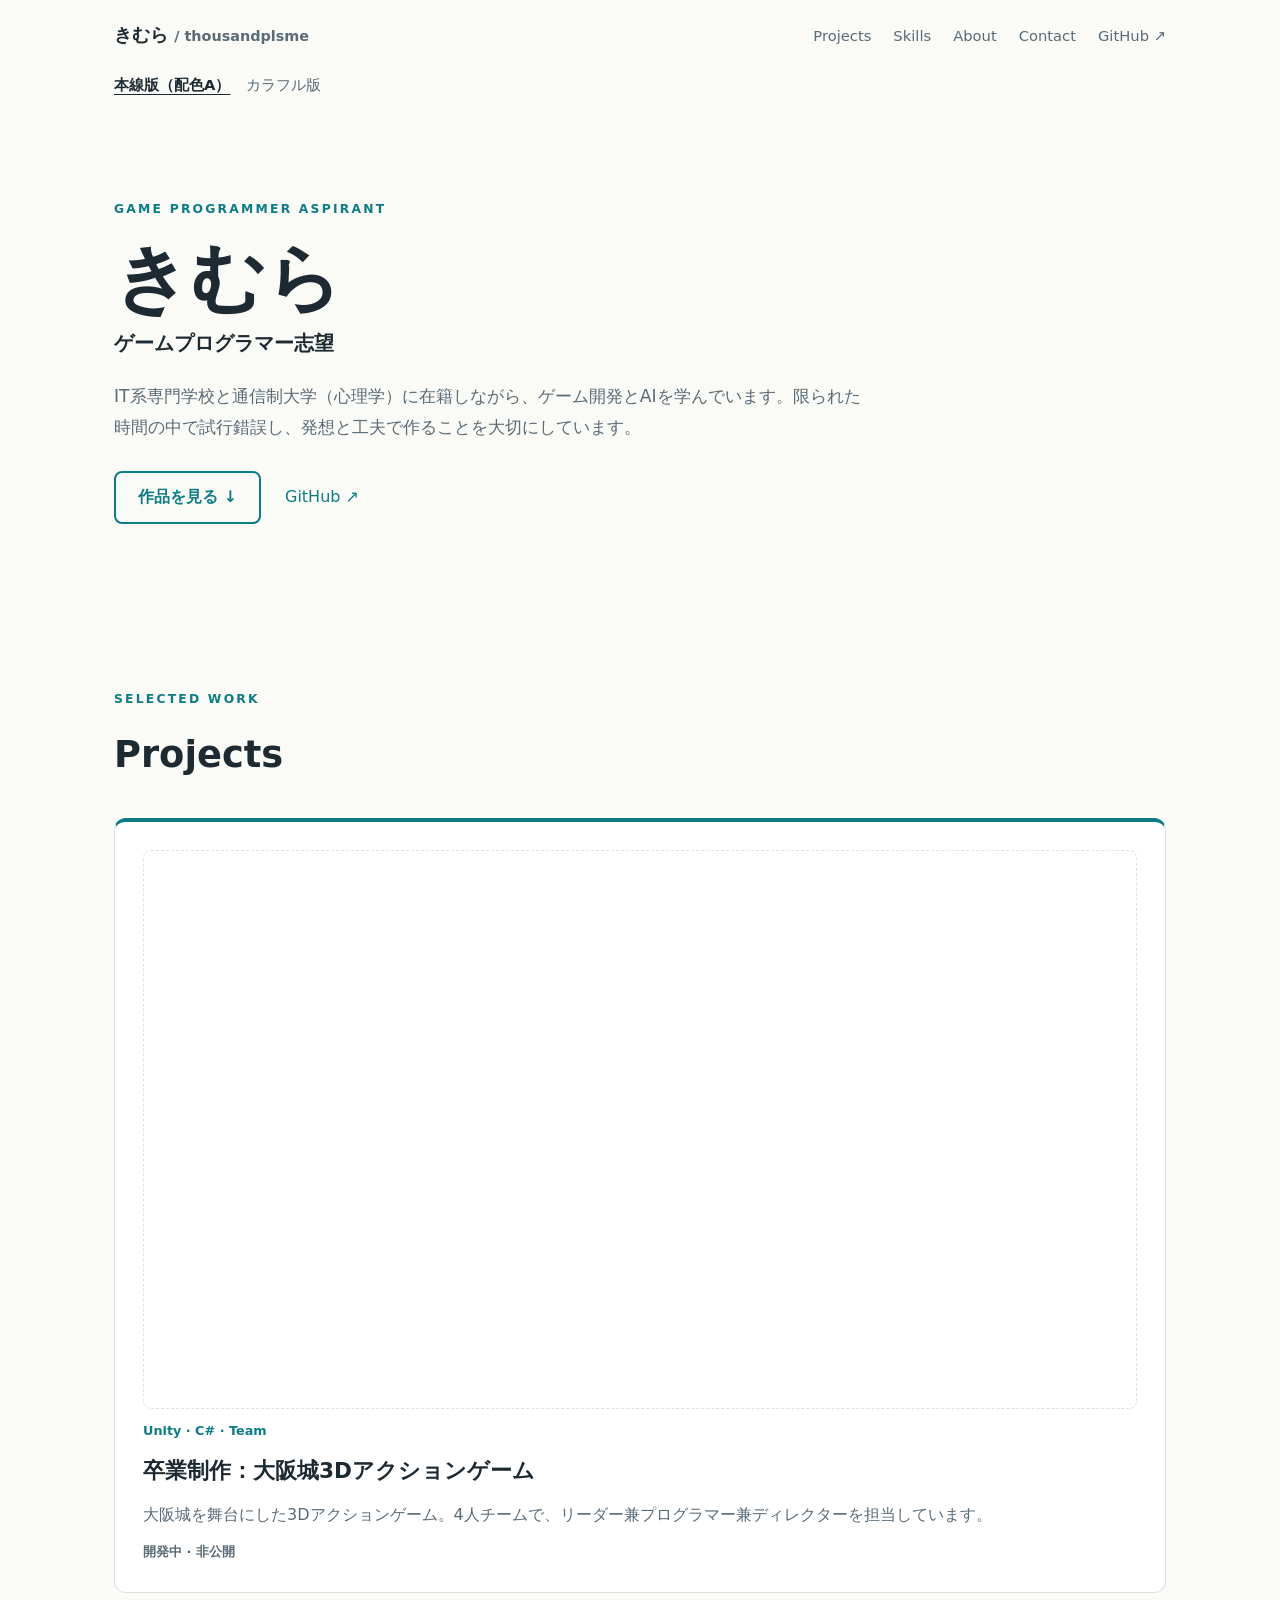
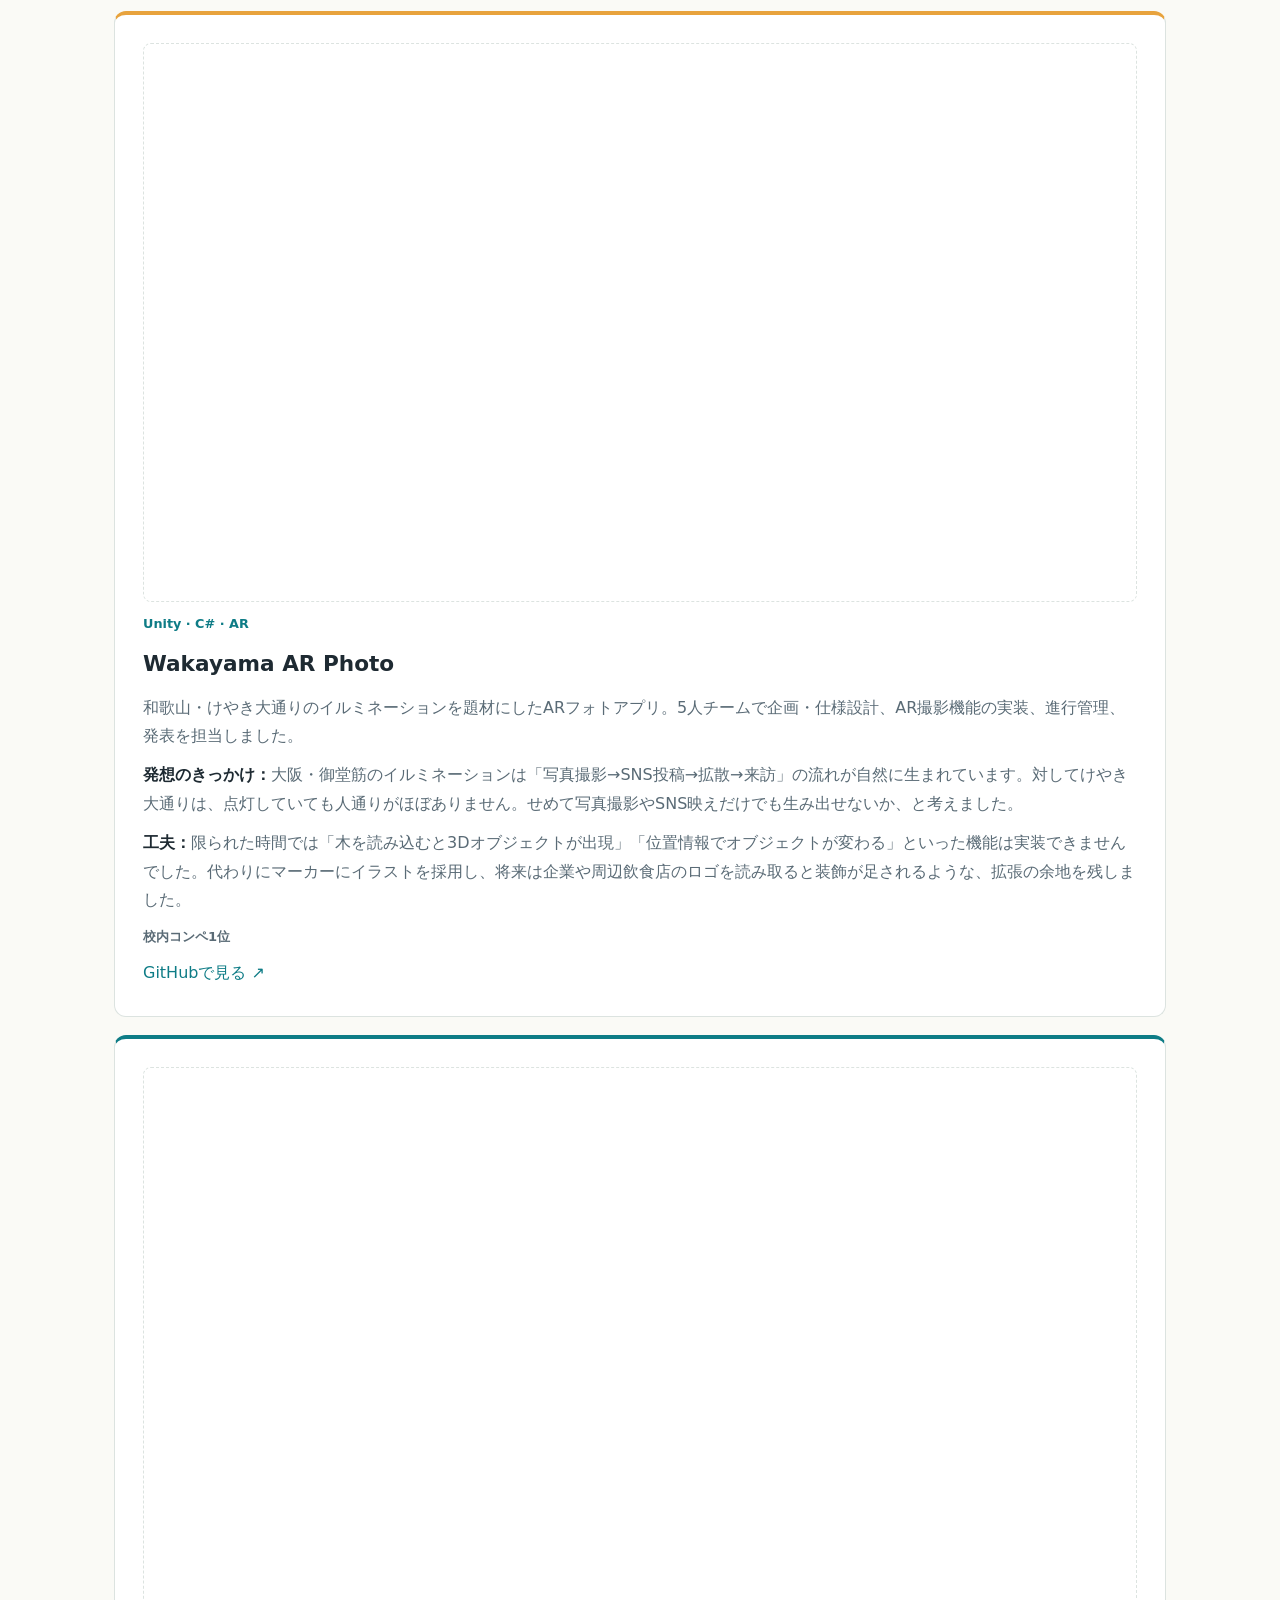
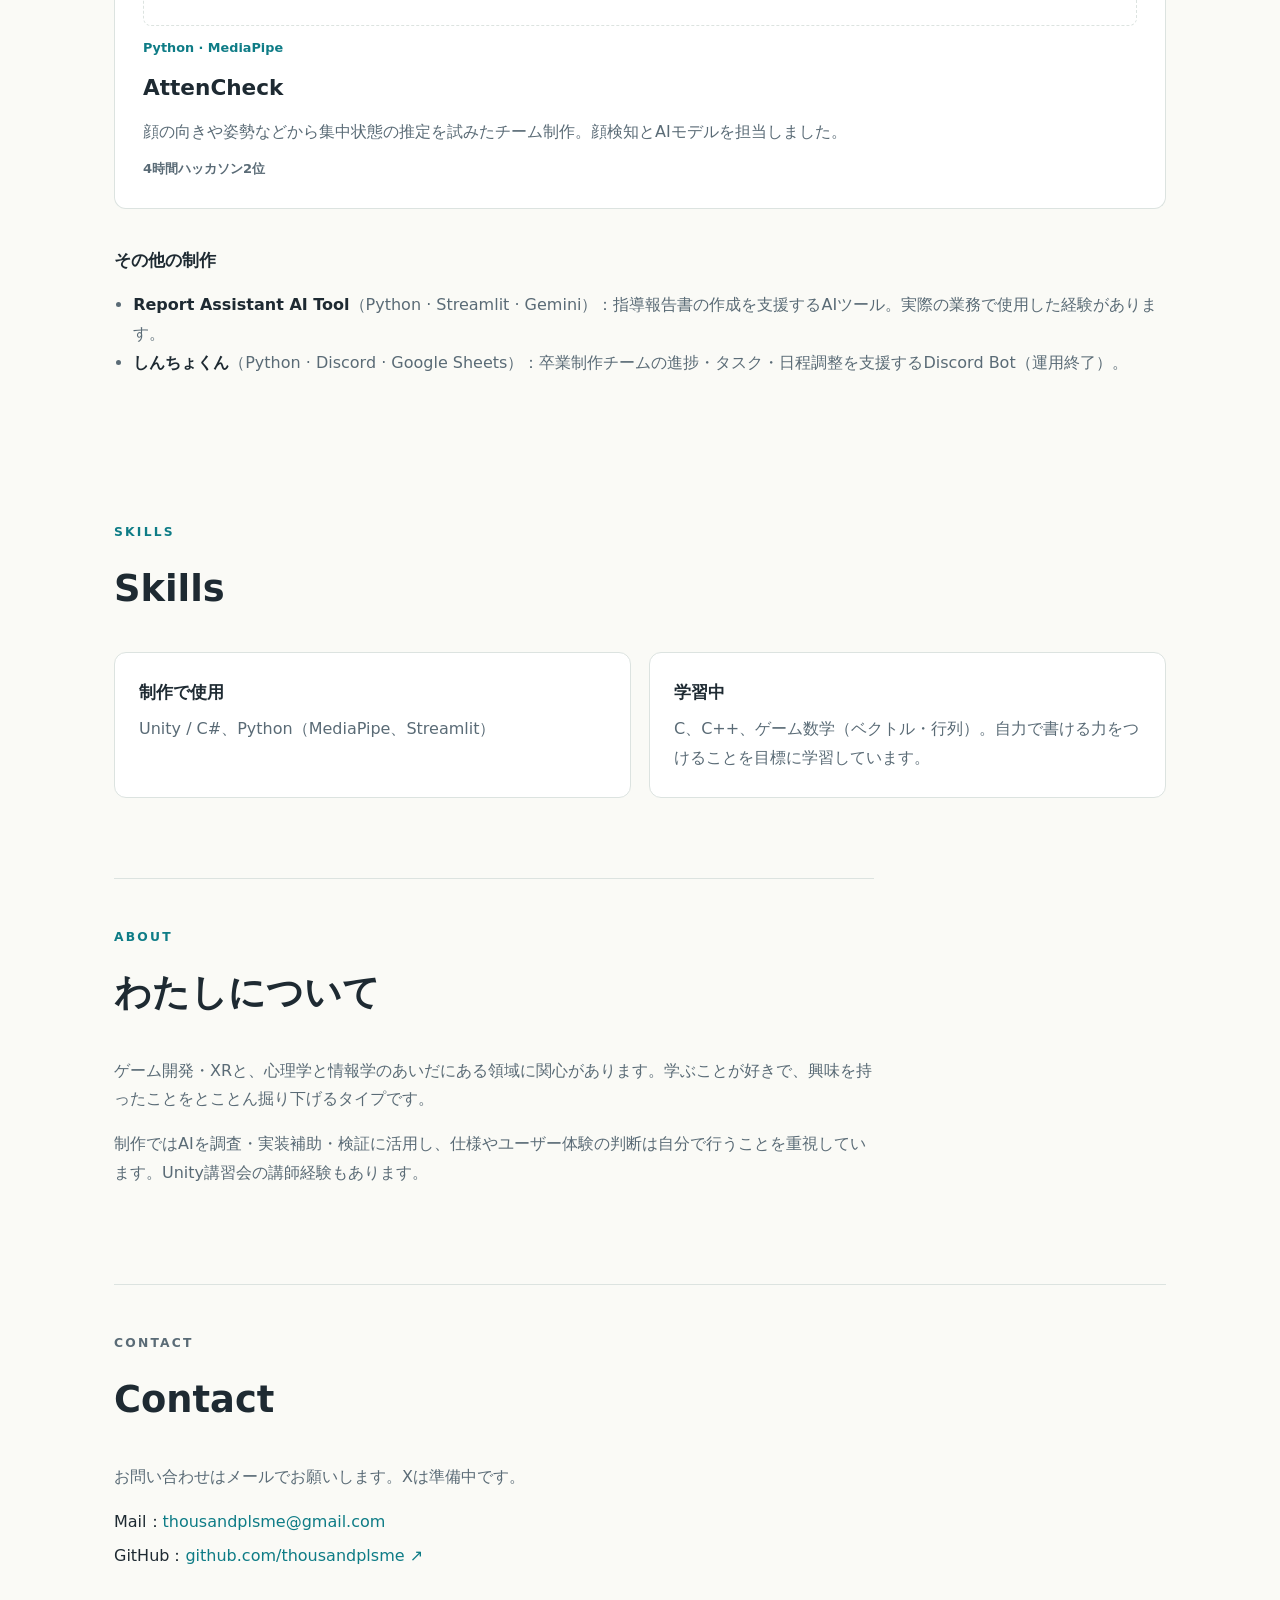
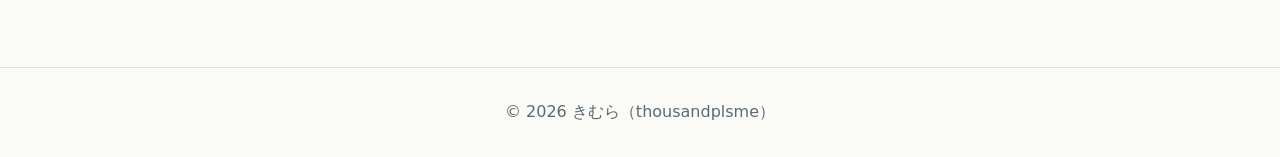
<file: index.html>
<!doctype html>
<html lang="ja">
<head>
  <meta charset="utf-8">
  <meta name="viewport" content="width=device-width, initial-scale=1">
  <meta name="description" content="きむら（thousandplsme）のポートフォリオ。ゲームプログラマー志望の学生による、ゲーム開発・AR・AIの制作記録。">
  <meta property="og:title" content="きむら | ゲームプログラマー志望">
  <meta property="og:description" content="限られた時間の中で試行錯誤し、発想と工夫で作る。ゲーム開発・AR・AIの制作記録。">
  <meta property="og:type" content="website">
  <meta property="og:url" content="https://thousandplsme.github.io/">
  <!-- Future OGP image: <meta property="og:image" content="https://thousandplsme.github.io/assets/ogp.png"> -->
  <meta property="og:locale" content="ja_JP">
  <link rel="canonical" href="https://thousandplsme.github.io/">
  <title>きむら | ゲームプログラマー志望</title>
  <link rel="stylesheet" href="style.css">
</head>
<body>
  <header class="site-header">
    <!-- Future logo: add an approved logo inside the brand link. -->
    <a class="brand" href="#top">きむら <span class="brand-id">/ thousandplsme</span></a>
    <nav aria-label="メインナビゲーション">
      <a href="#projects">Projects</a>
      <a href="#skills">Skills</a>
      <a href="#about">About</a>
      <a href="#contact">Contact</a>
      <a href="https://github.com/thousandplsme">GitHub ↗</a>
    </nav>
  </header>


  <nav class="palette-switch" aria-label="配色を比較">
    <a href="index.html" aria-current="page">本線版（配色A）</a>
    <a href="colorful.html">カラフル版</a>
  </nav>

  <main id="top">
    <section class="hero">
      <p class="eyebrow">GAME PROGRAMMER ASPIRANT</p>
      <h1>きむら</h1>
      <p class="hero-role">ゲームプログラマー志望</p>
      <p class="hero-lead">IT系専門学校と通信制大学（心理学）に在籍しながら、ゲーム開発とAIを学んでいます。限られた時間の中で試行錯誤し、発想と工夫で作ることを大切にしています。</p>
      <p class="hero-links">
        <a class="primary-link" href="#projects">作品を見る ↓</a>
        <a class="text-link" href="https://github.com/thousandplsme">GitHub ↗</a>
      </p>
    </section>

    <section id="projects" class="section">
      <div class="section-heading">
        <p class="eyebrow">SELECTED WORK</p>
        <h2>Projects</h2>
      </div>

      <div class="projects">
        <article class="project">
          <!-- Future project image: replace this empty space with the approved image. -->
          <div class="project-image-slot" aria-hidden="true"></div>
          <span class="category">Unity · C# · Team</span>
          <h3>卒業制作：大阪城3Dアクションゲーム</h3>
          <p>大阪城を舞台にした3Dアクションゲーム。4人チームで、リーダー兼プログラマー兼ディレクターを担当しています。</p>
          <span class="state">開発中 · 非公開</span>
        </article>

        <article class="project">
          <!-- Future project image: replace this empty space with the approved image. -->
          <div class="project-image-slot" aria-hidden="true"></div>
          <span class="category">Unity · C# · AR</span>
          <h3>Wakayama AR Photo</h3>
          <p>和歌山・けやき大通りのイルミネーションを題材にしたARフォトアプリ。5人チームで企画・仕様設計、AR撮影機能の実装、進行管理、発表を担当しました。</p>
          <p><strong>発想のきっかけ：</strong>大阪・御堂筋のイルミネーションは「写真撮影→SNS投稿→拡散→来訪」の流れが自然に生まれています。対してけやき大通りは、点灯していても人通りがほぼありません。せめて写真撮影やSNS映えだけでも生み出せないか、と考えました。</p>
          <p><strong>工夫：</strong>限られた時間では「木を読み込むと3Dオブジェクトが出現」「位置情報でオブジェクトが変わる」といった機能は実装できませんでした。代わりにマーカーにイラストを採用し、将来は企業や周辺飲食店のロゴを読み取ると装飾が足されるような、拡張の余地を残しました。</p>
          <span class="state">校内コンペ1位</span>
          <a href="https://github.com/thousandplsme/AR_illumination">GitHubで見る ↗</a>
        </article>

        <article class="project">
          <!-- Future project image: replace this empty space with the approved image. -->
          <div class="project-image-slot" aria-hidden="true"></div>
          <span class="category">Python · MediaPipe</span>
          <h3>AttenCheck</h3>
          <p>顔の向きや姿勢などから集中状態の推定を試みたチーム制作。顔検知とAIモデルを担当しました。</p>
          <span class="state">4時間ハッカソン2位</span>
        </article>
      </div>

      <div class="projects-sub">
        <h3 class="sub-heading">その他の制作</h3>
        <ul>
          <li><strong>Report Assistant AI Tool</strong>（Python · Streamlit · Gemini）：指導報告書の作成を支援するAIツール。実際の業務で使用した経験があります。</li>
          <li><strong>しんちょくん</strong>（Python · Discord · Google Sheets）：卒業制作チームの進捗・タスク・日程調整を支援するDiscord Bot（運用終了）。</li>
        </ul>
      </div>
    </section>

    <section id="skills" class="section">
      <div class="section-heading">
        <p class="eyebrow">SKILLS</p>
        <h2>Skills</h2>
      </div>
      <div class="skills">
        <div class="skill-group">
          <h3>制作で使用</h3>
          <p>Unity / C#、Python（MediaPipe、Streamlit）</p>
        </div>
        <div class="skill-group">
          <h3>学習中</h3>
          <p>C、C++、ゲーム数学（ベクトル・行列）。自力で書ける力をつけることを目標に学習しています。</p>
        </div>
      </div>
    </section>

    <section id="about" class="section about">
      <p class="eyebrow">ABOUT</p>
      <h2>わたしについて</h2>
      <p>ゲーム開発・XRと、心理学と情報学のあいだにある領域に関心があります。学ぶことが好きで、興味を持ったことをとことん掘り下げるタイプです。</p>
      <p>制作ではAIを調査・実装補助・検証に活用し、仕様やユーザー体験の判断は自分で行うことを重視しています。Unity講習会の講師経験もあります。</p>
    </section>

    <section id="contact" class="section contact">
      <p class="eyebrow">CONTACT</p>
      <h2>Contact</h2>
      <p>お問い合わせはメールでお願いします。Xは準備中です。</p>
      <ul class="contact-list">
        <li>Mail：<a href="mailto:thousandplsme@gmail.com">thousandplsme@gmail.com</a></li>
        <li>GitHub：<a href="https://github.com/thousandplsme">github.com/thousandplsme ↗</a></li>
      </ul>
    </section>
  </main>

  <footer>© 2026 きむら（thousandplsme）</footer>
</body>
</html>
</file>
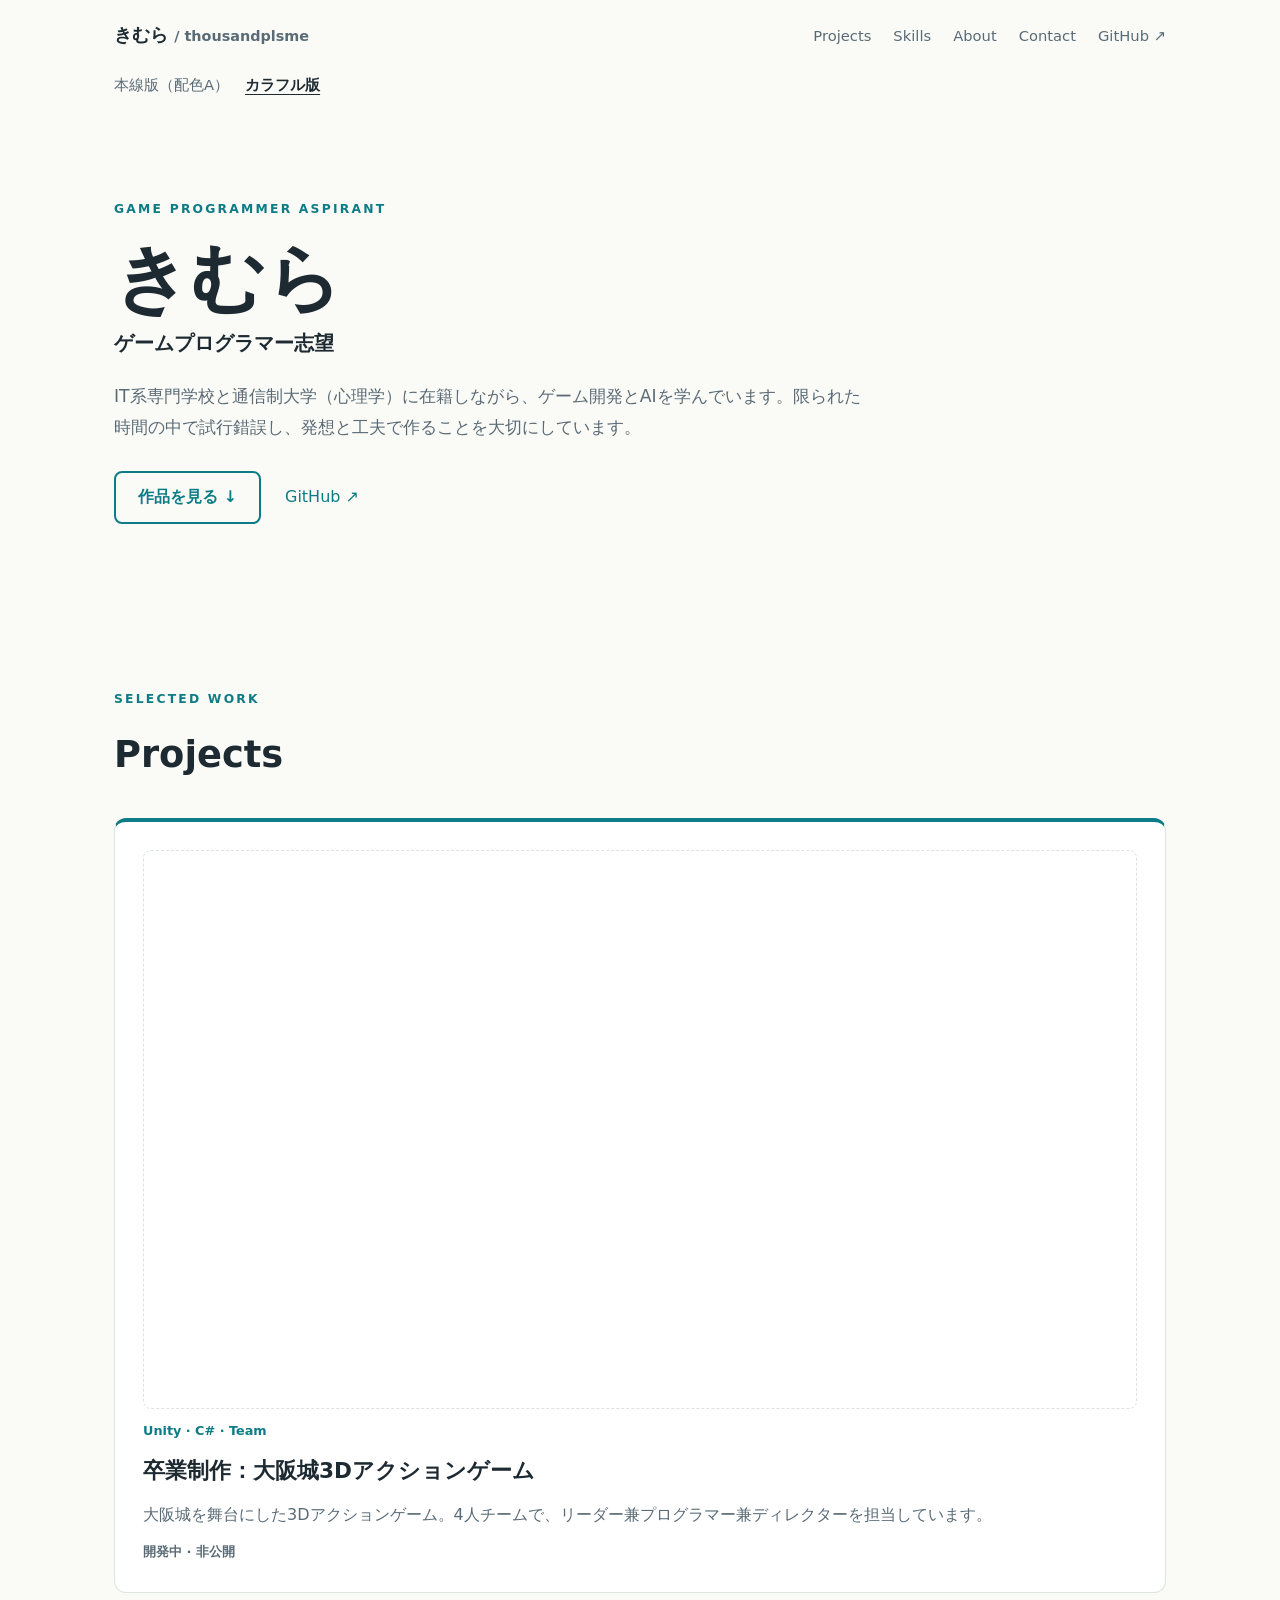
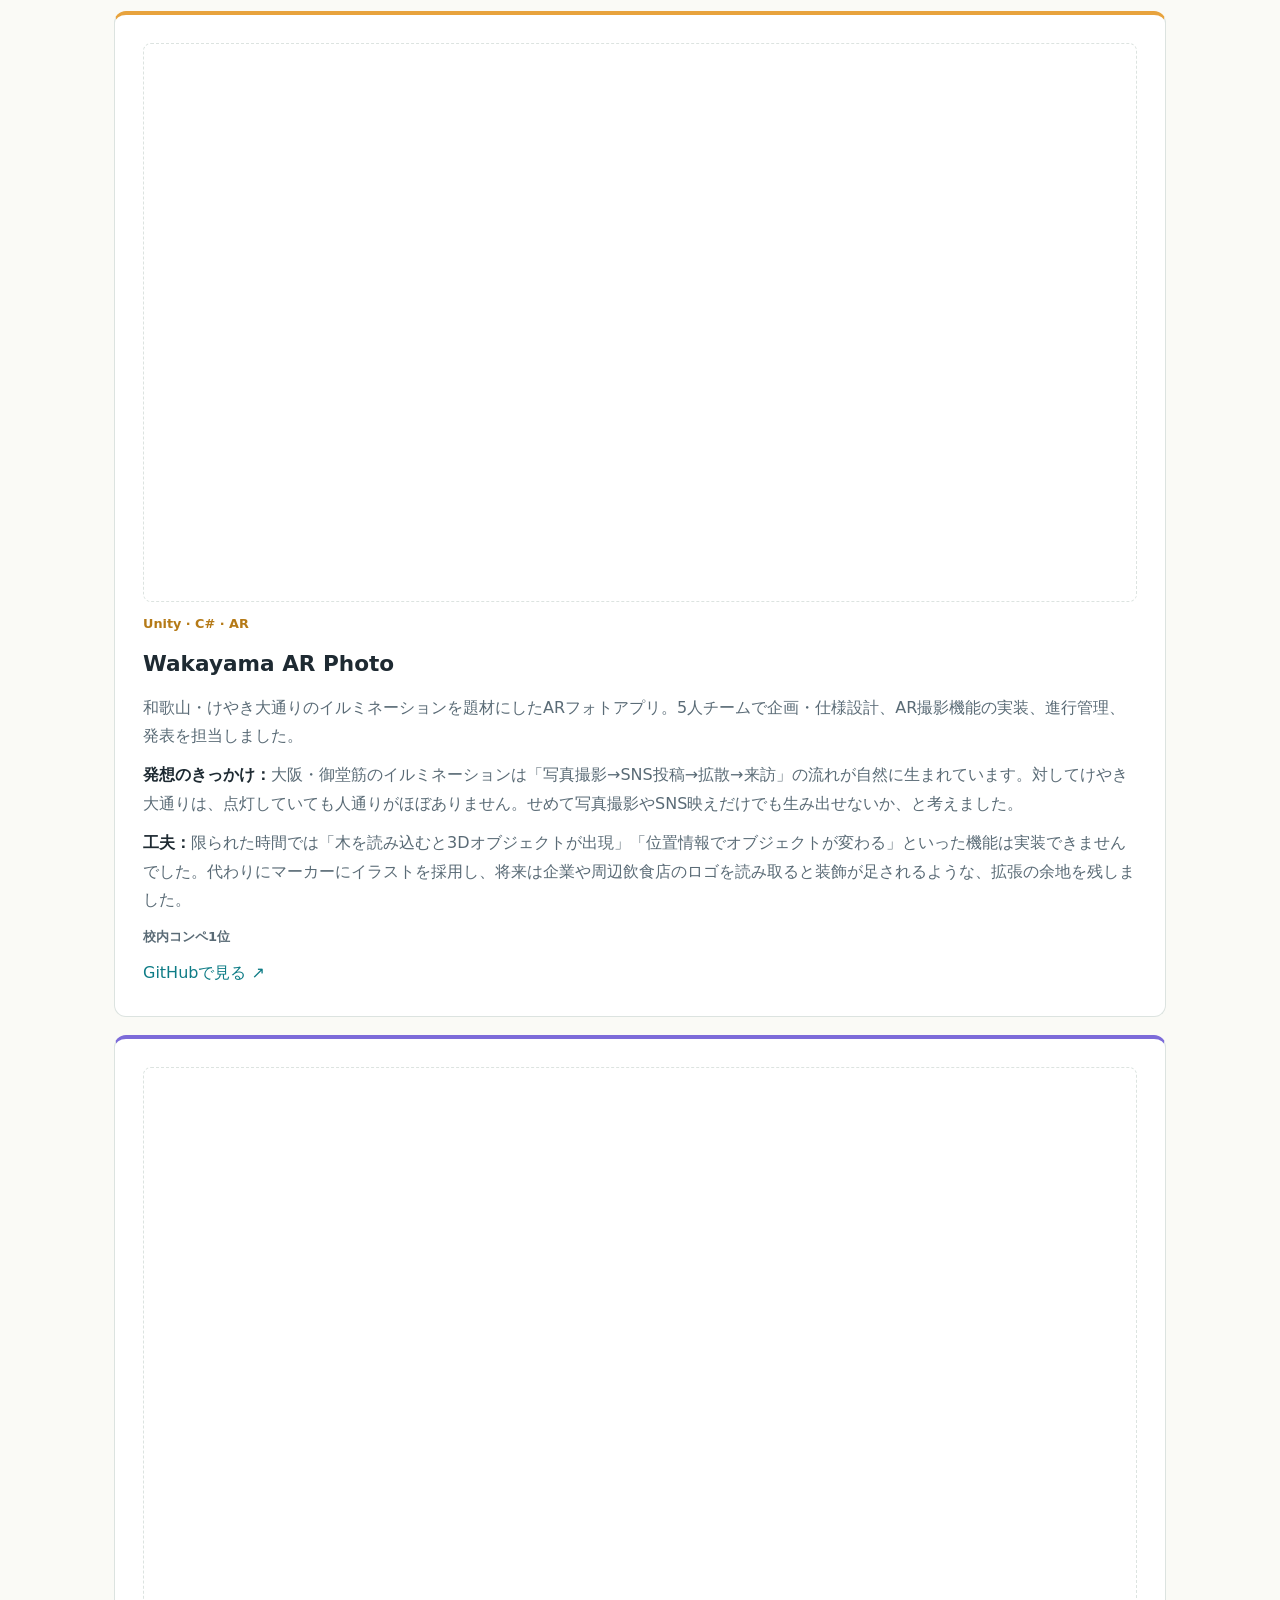
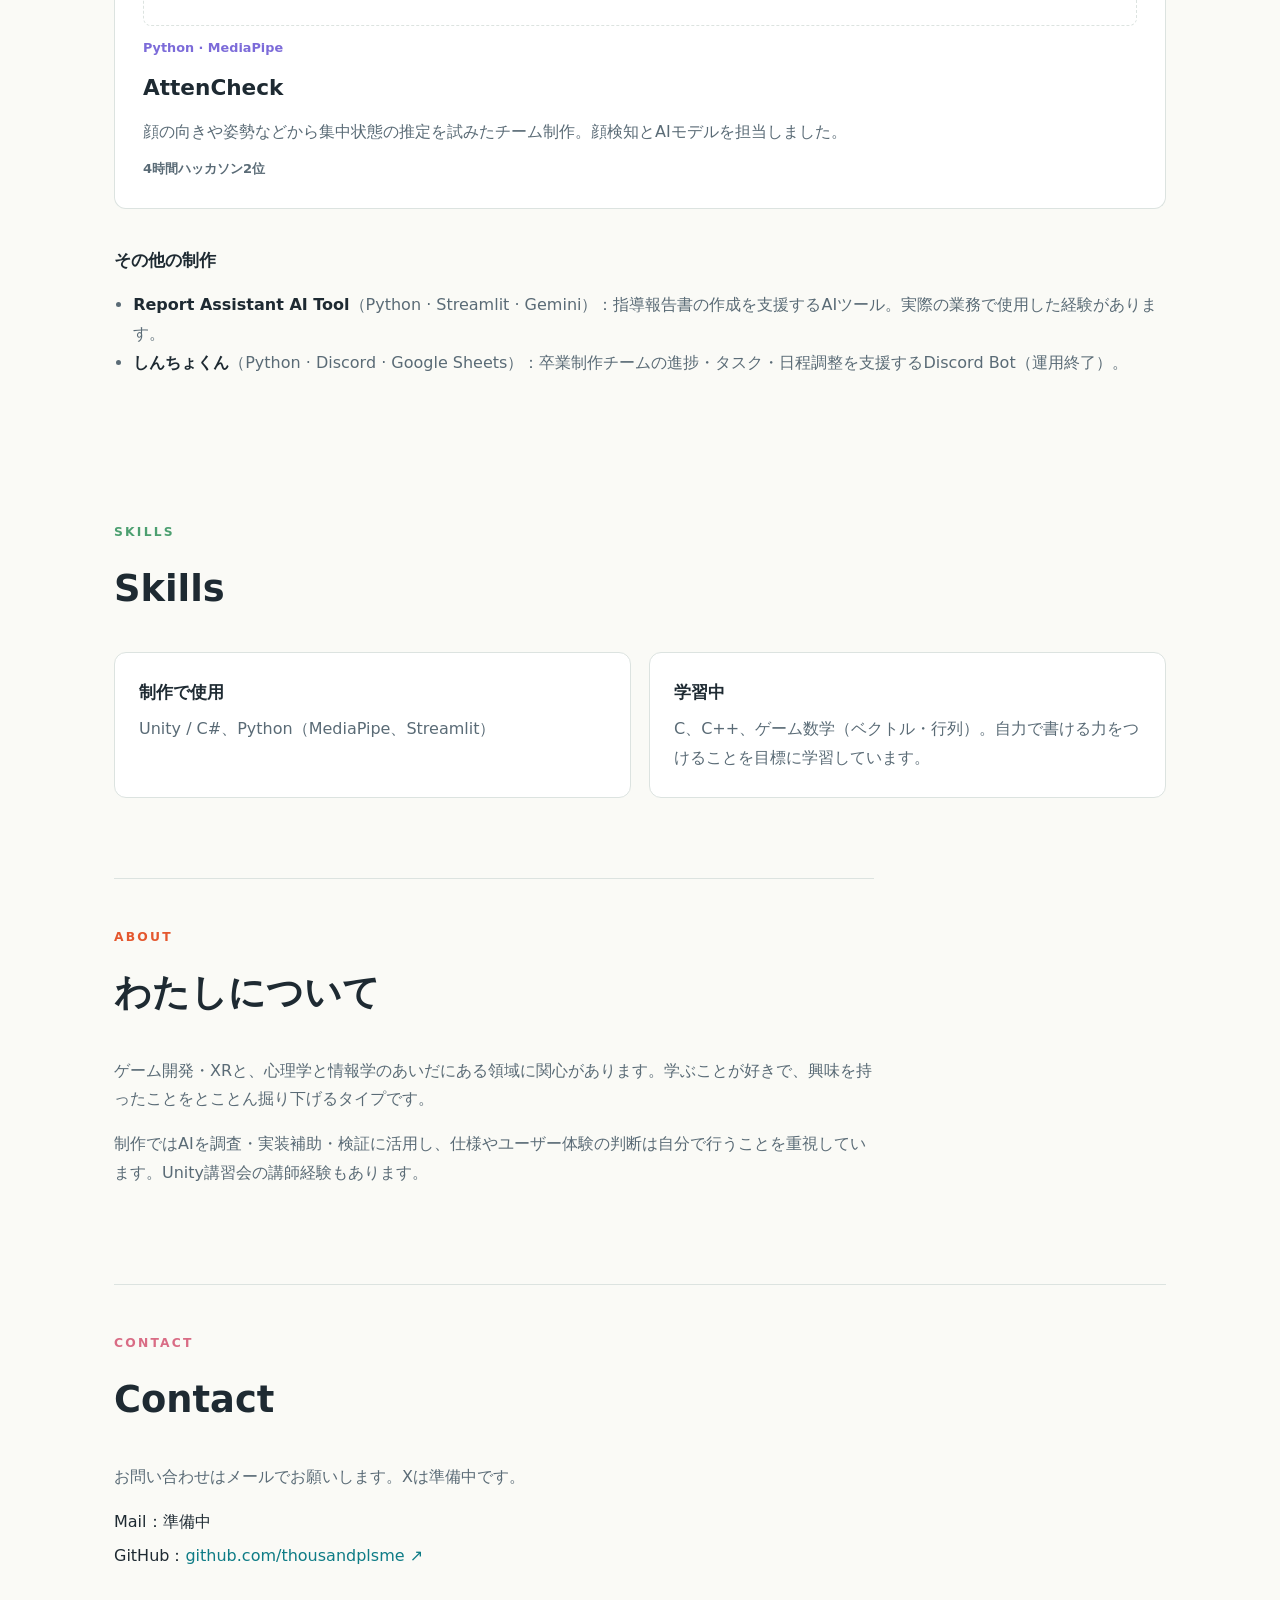
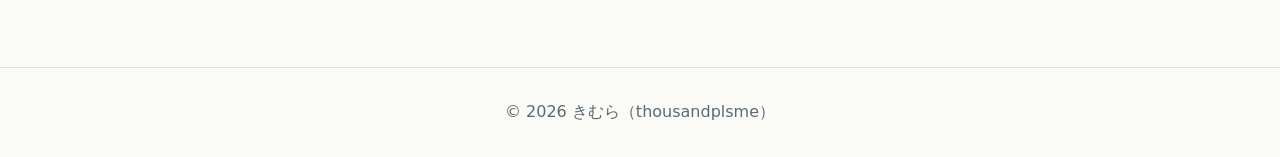
<file: colorful.html>
<!doctype html>
<html lang="ja">
<head>
  <meta charset="utf-8">
  <meta name="viewport" content="width=device-width, initial-scale=1">
  <meta name="description" content="きむら（thousandplsme）のポートフォリオ。ゲームプログラマー志望の学生による、ゲーム開発・AR・AIの制作記録。">
  <meta property="og:title" content="きむら | ゲームプログラマー志望">
  <meta property="og:description" content="限られた時間の中で試行錯誤し、発想と工夫で作る。ゲーム開発・AR・AIの制作記録。">
  <meta property="og:type" content="website">
  <meta property="og:url" content="https://thousandplsme.github.io/colorful.html">
  <meta property="og:locale" content="ja_JP">
  <link rel="canonical" href="https://thousandplsme.github.io/colorful.html">
  <title>きむら | ゲームプログラマー志望</title>
  <link rel="stylesheet" href="style-colorful.css">
</head>
<body>
  <header class="site-header">
    <!-- Future logo: add an approved logo inside the brand link. -->
    <a class="brand" href="#top">きむら <span class="brand-id">/ thousandplsme</span></a>
    <nav aria-label="メインナビゲーション">
      <a href="#projects">Projects</a>
      <a href="#skills">Skills</a>
      <a href="#about">About</a>
      <a href="#contact">Contact</a>
      <a href="https://github.com/thousandplsme">GitHub ↗</a>
    </nav>
  </header>


  <nav class="palette-switch" aria-label="配色を比較">
    <a href="index.html">本線版（配色A）</a>
    <a href="colorful.html" aria-current="page">カラフル版</a>
  </nav>

  <main id="top">
    <section class="hero">
      <p class="eyebrow">GAME PROGRAMMER ASPIRANT</p>
      <h1>きむら</h1>
      <p class="hero-role">ゲームプログラマー志望</p>
      <p class="hero-lead">IT系専門学校と通信制大学（心理学）に在籍しながら、ゲーム開発とAIを学んでいます。限られた時間の中で試行錯誤し、発想と工夫で作ることを大切にしています。</p>
      <p class="hero-links">
        <a class="primary-link" href="#projects">作品を見る ↓</a>
        <a class="text-link" href="https://github.com/thousandplsme">GitHub ↗</a>
      </p>
    </section>

    <section id="projects" class="section">
      <div class="section-heading">
        <p class="eyebrow">SELECTED WORK</p>
        <h2>Projects</h2>
      </div>

      <div class="projects">
        <article class="project">
          <!-- Future project image: replace this empty space with the approved image. -->
          <div class="project-image-slot" aria-hidden="true"></div>
          <span class="category">Unity · C# · Team</span>
          <h3>卒業制作：大阪城3Dアクションゲーム</h3>
          <p>大阪城を舞台にした3Dアクションゲーム。4人チームで、リーダー兼プログラマー兼ディレクターを担当しています。</p>
          <span class="state">開発中 · 非公開</span>
        </article>

        <article class="project">
          <!-- Future project image: replace this empty space with the approved image. -->
          <div class="project-image-slot" aria-hidden="true"></div>
          <span class="category">Unity · C# · AR</span>
          <h3>Wakayama AR Photo</h3>
          <p>和歌山・けやき大通りのイルミネーションを題材にしたARフォトアプリ。5人チームで企画・仕様設計、AR撮影機能の実装、進行管理、発表を担当しました。</p>
          <p><strong>発想のきっかけ：</strong>大阪・御堂筋のイルミネーションは「写真撮影→SNS投稿→拡散→来訪」の流れが自然に生まれています。対してけやき大通りは、点灯していても人通りがほぼありません。せめて写真撮影やSNS映えだけでも生み出せないか、と考えました。</p>
          <p><strong>工夫：</strong>限られた時間では「木を読み込むと3Dオブジェクトが出現」「位置情報でオブジェクトが変わる」といった機能は実装できませんでした。代わりにマーカーにイラストを採用し、将来は企業や周辺飲食店のロゴを読み取ると装飾が足されるような、拡張の余地を残しました。</p>
          <span class="state">校内コンペ1位</span>
          <a href="https://github.com/thousandplsme/AR_illumination">GitHubで見る ↗</a>
        </article>

        <article class="project">
          <!-- Future project image: replace this empty space with the approved image. -->
          <div class="project-image-slot" aria-hidden="true"></div>
          <span class="category">Python · MediaPipe</span>
          <h3>AttenCheck</h3>
          <p>顔の向きや姿勢などから集中状態の推定を試みたチーム制作。顔検知とAIモデルを担当しました。</p>
          <span class="state">4時間ハッカソン2位</span>
        </article>
      </div>

      <div class="projects-sub">
        <h3 class="sub-heading">その他の制作</h3>
        <ul>
          <li><strong>Report Assistant AI Tool</strong>（Python · Streamlit · Gemini）：指導報告書の作成を支援するAIツール。実際の業務で使用した経験があります。</li>
          <li><strong>しんちょくん</strong>（Python · Discord · Google Sheets）：卒業制作チームの進捗・タスク・日程調整を支援するDiscord Bot（運用終了）。</li>
        </ul>
      </div>
    </section>

    <section id="skills" class="section">
      <div class="section-heading">
        <p class="eyebrow">SKILLS</p>
        <h2>Skills</h2>
      </div>
      <div class="skills">
        <div class="skill-group">
          <h3>制作で使用</h3>
          <p>Unity / C#、Python（MediaPipe、Streamlit）</p>
        </div>
        <div class="skill-group">
          <h3>学習中</h3>
          <p>C、C++、ゲーム数学（ベクトル・行列）。自力で書ける力をつけることを目標に学習しています。</p>
        </div>
      </div>
    </section>

    <section id="about" class="section about">
      <p class="eyebrow">ABOUT</p>
      <h2>わたしについて</h2>
      <p>ゲーム開発・XRと、心理学と情報学のあいだにある領域に関心があります。学ぶことが好きで、興味を持ったことをとことん掘り下げるタイプです。</p>
      <p>制作ではAIを調査・実装補助・検証に活用し、仕様やユーザー体験の判断は自分で行うことを重視しています。Unity講習会の講師経験もあります。</p>
    </section>

    <section id="contact" class="section contact">
      <p class="eyebrow">CONTACT</p>
      <h2>Contact</h2>
      <p>お問い合わせはメールでお願いします。Xは準備中です。</p>
      <ul class="contact-list">
        <li>Mail：準備中</li>
        <li>GitHub：<a href="https://github.com/thousandplsme">github.com/thousandplsme ↗</a></li>
      </ul>
    </section>
  </main>

  <footer>© 2026 きむら（thousandplsme）</footer>
</body>
</html>
</file>
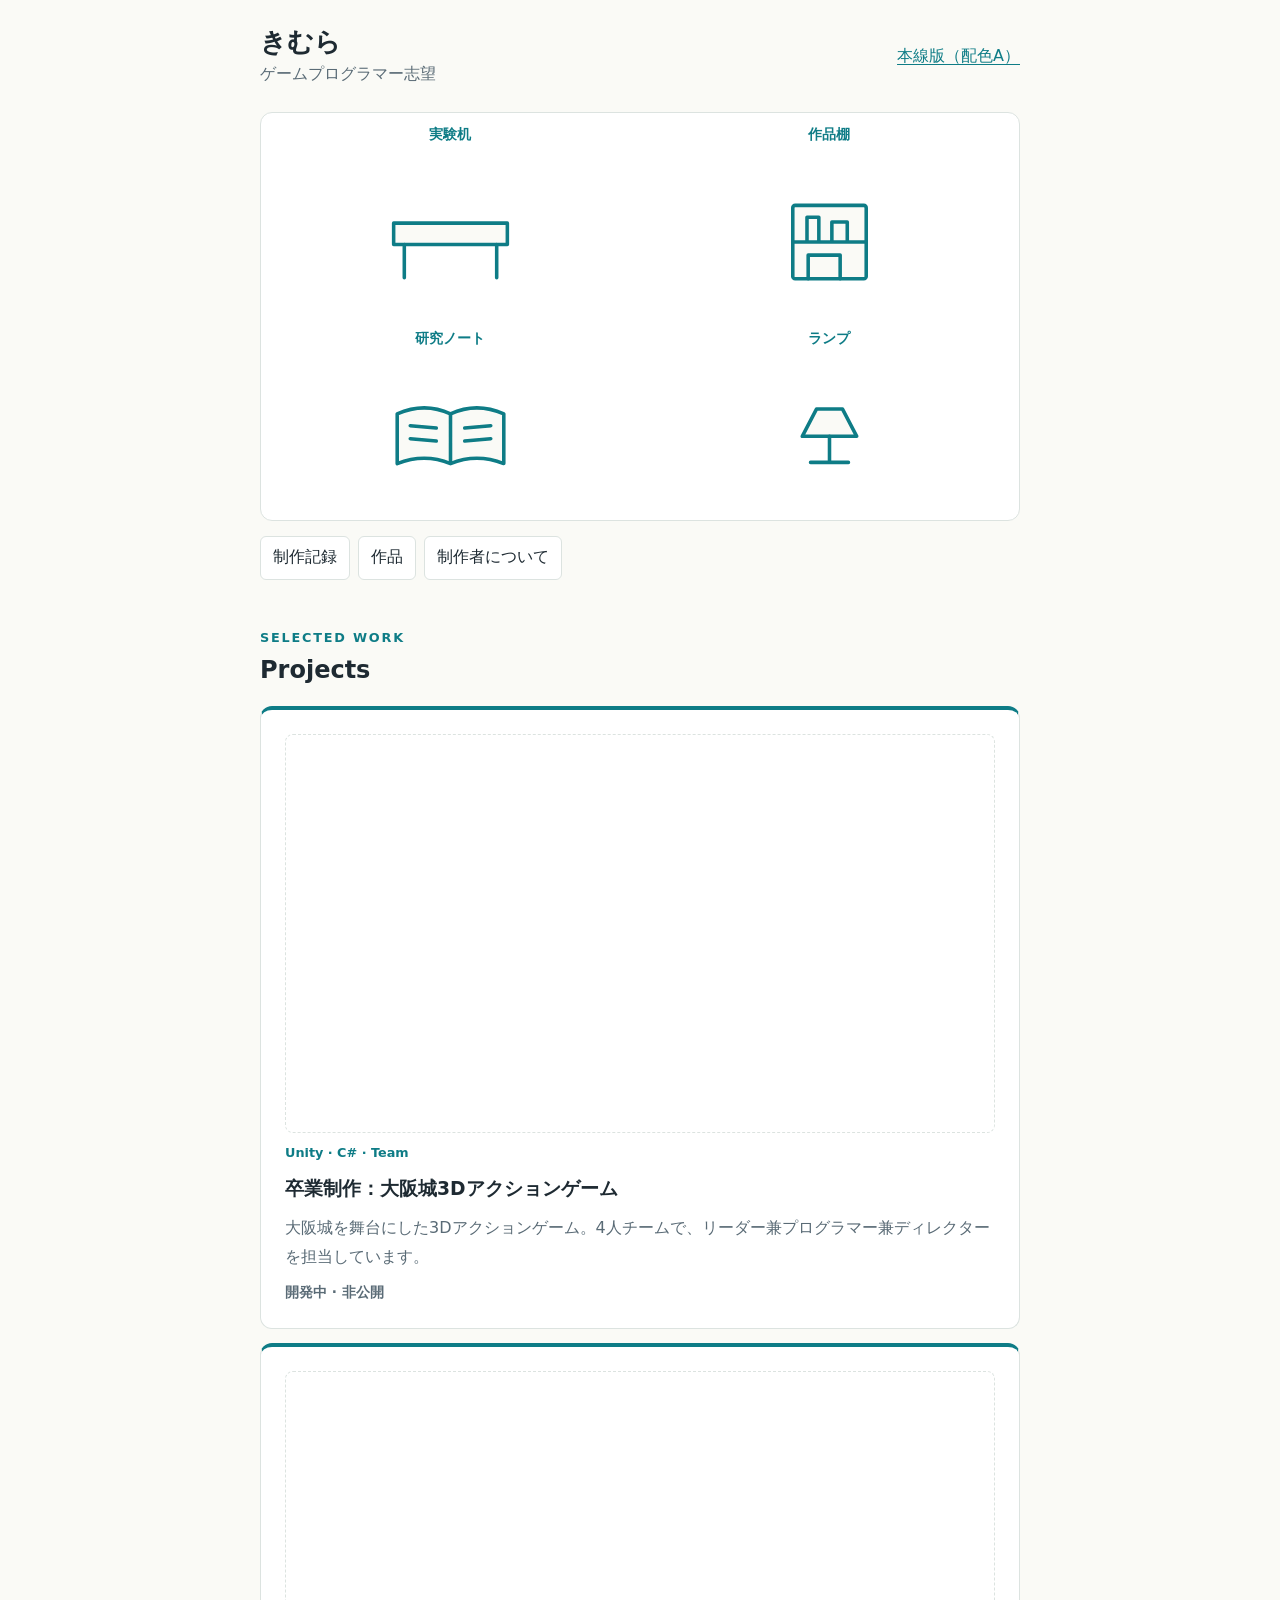
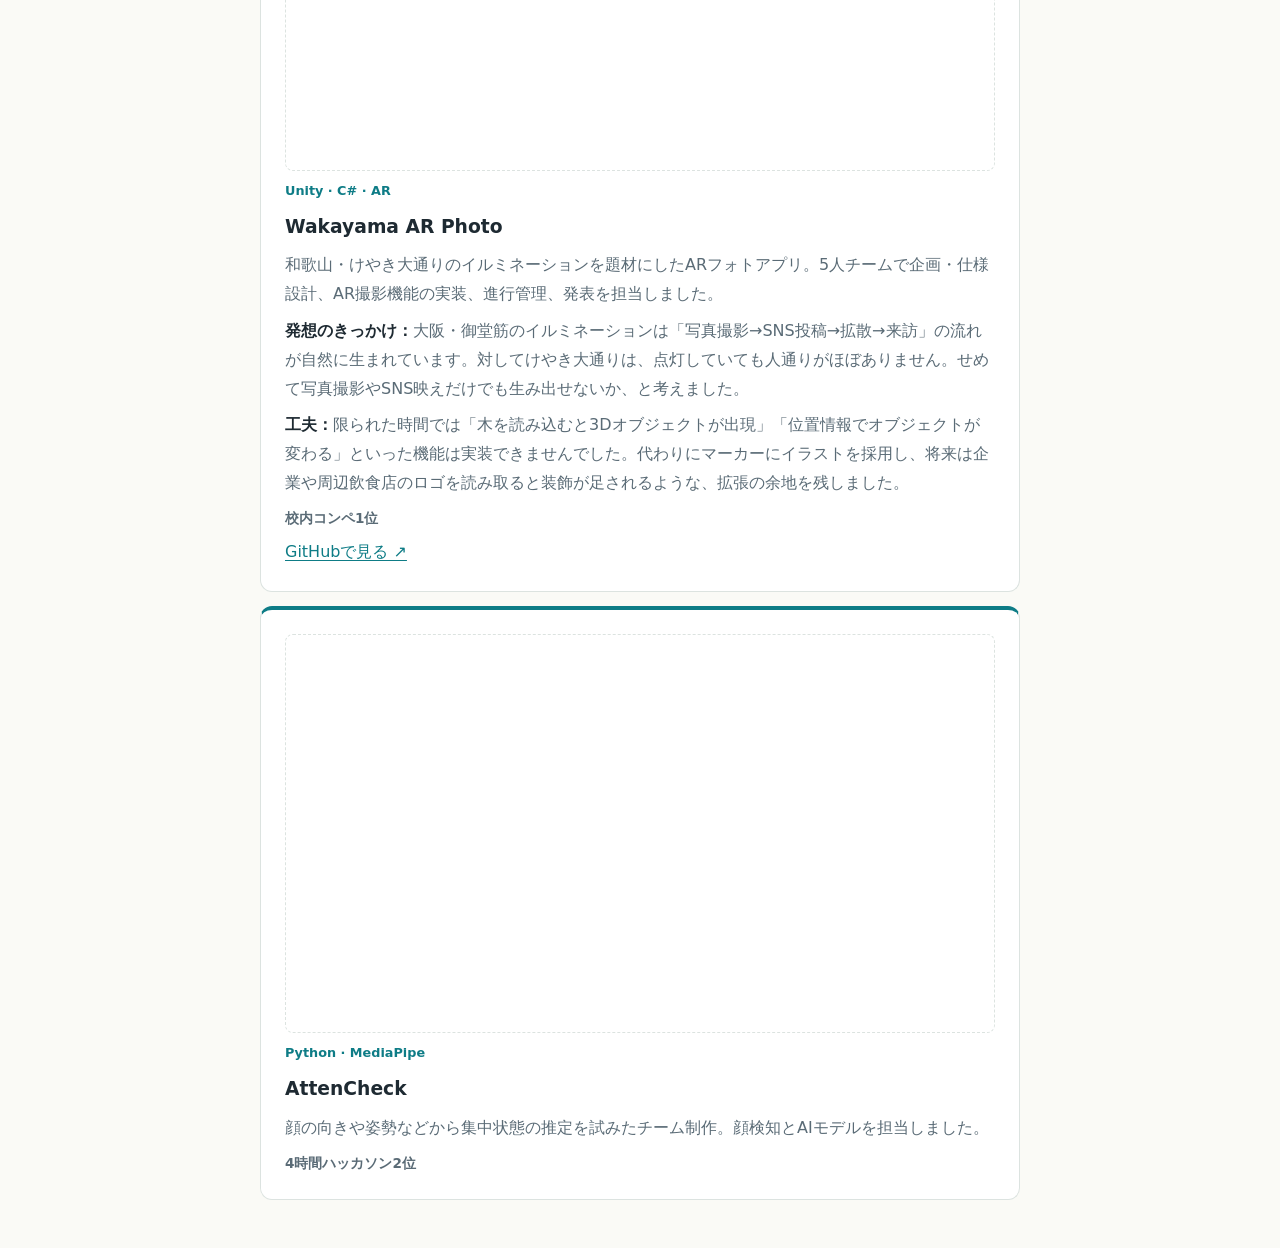
<file: lab.html>
<!doctype html>
<html lang="ja">
<head>
  <meta charset="utf-8">
  <meta name="viewport" content="width=device-width, initial-scale=1">
  <meta name="robots" content="noindex">
  <title>きむら | 研究室</title>
  <link rel="stylesheet" href="lab.css">
</head>
<body>
  <header class="lab-header">
    <div>
      <h1>きむら</h1>
      <p class="hero-role">ゲームプログラマー志望</p>
    </div>
    <a href="index.html">本線版（配色A）</a>
  </header>
  <main>
    <div class="scene">
      <svg viewBox="0 0 640 344" aria-hidden="true" focusable="false">
        <g class="object object-desk">
          <path class="surface" d="M112 93h96v18h-96z"/>
          <path d="M121 111v28m78-28v28"/>
        </g>
        <g class="object object-shelf">
          <rect class="surface" x="449" y="78" width="62" height="62" rx="2"/>
          <path d="M449 109h62m-50 0V88h10v21m11 0V92h13v17m-33 31v-20h27v20"/>
        </g>
        <g class="object object-notebook">
          <path class="surface" d="M115 254q23-10 45 0 22-10 45 0v42q-23-9-45 0-22-9-45 0z"/>
          <path d="M160 254v42m-34-32 22 2m-22 9 22 2m24-11 22-2m-22 13 22-2"/>
        </g>
        <g class="object object-lamp">
          <path class="lamp-light" d="m462 273-18 25h72l-18-25z"/>
          <path class="surface lamp-shade" d="m469 250-12 23h46l-12-23z"/>
          <path d="M480 273v22m-16 0h32"/>
        </g>
      </svg>
      <button class="spot spot-desk" type="button" aria-controls="record" aria-expanded="false">実験机</button>
      <button class="spot spot-shelf" type="button" aria-controls="works" aria-expanded="false">作品棚</button>
      <button class="spot spot-notebook" type="button" aria-controls="about" aria-expanded="false">研究ノート</button>
      <button class="spot spot-lamp" type="button" aria-pressed="false">ランプ</button>
    </div>

    <div class="actions" role="group" aria-label="研究室の案内">
      <button type="button" aria-controls="record" aria-expanded="false">制作記録</button>
      <button type="button" aria-controls="works" aria-expanded="false">作品</button>
      <button type="button" aria-controls="about" aria-expanded="false">制作者について</button>
    </div>

    <section class="panel" id="record" aria-labelledby="record-title" hidden>
      <h2 id="record-title">Wakayama AR Photo</h2>
      <p><strong>発想のきっかけ：</strong>大阪・御堂筋のイルミネーションは「写真撮影→SNS投稿→拡散→来訪」の流れが自然に生まれています。対してけやき大通りは、点灯していても人通りがほぼありません。せめて写真撮影やSNS映えだけでも生み出せないか、と考えました。</p>
      <p><strong>工夫：</strong>限られた時間では「木を読み込むと3Dオブジェクトが出現」「位置情報でオブジェクトが変わる」といった機能は実装できませんでした。代わりにマーカーにイラストを採用し、将来は企業や周辺飲食店のロゴを読み取ると装飾が足されるような、拡張の余地を残しました。</p>
    </section>
    <section class="panel" id="works" aria-labelledby="works-title" hidden>
      <h2 id="works-title">Projects</h2>
      <ul>
        <li><a href="#project-1">卒業制作：大阪城3Dアクションゲーム</a></li>
        <li><a href="#project-2">Wakayama AR Photo</a></li>
        <li><a href="#project-3">AttenCheck</a></li>
      </ul>
    </section>
    <section class="panel" id="about" aria-labelledby="about-title" hidden>
      <p class="eyebrow">ABOUT</p>
      <h2 id="about-title">わたしについて</h2>
      <p>ゲーム開発・XRと、心理学と情報学のあいだにある領域に関心があります。学ぶことが好きで、興味を持ったことをとことん掘り下げるタイプです。</p>
      <p>制作ではAIを調査・実装補助・検証に活用し、仕様やユーザー体験の判断は自分で行うことを重視しています。Unity講習会の講師経験もあります。</p>
    </section>

    <section class="projects-section" aria-labelledby="projects-title">
      <p class="eyebrow">SELECTED WORK</p>
      <h2 id="projects-title">Projects</h2>
      <div class="projects">
        <article class="project" id="project-1">
          <!-- Future project image: replace this empty space with the approved image. -->
          <div class="project-image-slot" aria-hidden="true"></div>
          <span class="category">Unity · C# · Team</span>
          <h3>卒業制作：大阪城3Dアクションゲーム</h3>
          <p>大阪城を舞台にした3Dアクションゲーム。4人チームで、リーダー兼プログラマー兼ディレクターを担当しています。</p>
          <span class="state">開発中 · 非公開</span>
        </article>

        <article class="project" id="project-2">
          <!-- Future project image: replace this empty space with the approved image. -->
          <div class="project-image-slot" aria-hidden="true"></div>
          <span class="category">Unity · C# · AR</span>
          <h3>Wakayama AR Photo</h3>
          <p>和歌山・けやき大通りのイルミネーションを題材にしたARフォトアプリ。5人チームで企画・仕様設計、AR撮影機能の実装、進行管理、発表を担当しました。</p>
          <p><strong>発想のきっかけ：</strong>大阪・御堂筋のイルミネーションは「写真撮影→SNS投稿→拡散→来訪」の流れが自然に生まれています。対してけやき大通りは、点灯していても人通りがほぼありません。せめて写真撮影やSNS映えだけでも生み出せないか、と考えました。</p>
          <p><strong>工夫：</strong>限られた時間では「木を読み込むと3Dオブジェクトが出現」「位置情報でオブジェクトが変わる」といった機能は実装できませんでした。代わりにマーカーにイラストを採用し、将来は企業や周辺飲食店のロゴを読み取ると装飾が足されるような、拡張の余地を残しました。</p>
          <span class="state">校内コンペ1位</span>
          <a href="https://github.com/thousandplsme/AR_illumination">GitHubで見る ↗</a>
        </article>

        <article class="project" id="project-3">
          <!-- Future project image: replace this empty space with the approved image. -->
          <div class="project-image-slot" aria-hidden="true"></div>
          <span class="category">Python · MediaPipe</span>
          <h3>AttenCheck</h3>
          <p>顔の向きや姿勢などから集中状態の推定を試みたチーム制作。顔検知とAIモデルを担当しました。</p>
          <span class="state">4時間ハッカソン2位</span>
        </article>
      </div>
    </section>
  </main>
  <script>
    const panelButtons = [...document.querySelectorAll('button[aria-controls]')];
    const panels = document.querySelectorAll('.panel');
    for (const button of panelButtons) {
      button.addEventListener('click', () => {
        const target = button.getAttribute('aria-controls');
        const opening = button.getAttribute('aria-expanded') === 'false';
        for (const panel of panels) {
          panel.hidden = !opening || panel.id !== target;
        }
        for (const control of panelButtons) {
          control.setAttribute('aria-expanded',
            String(opening && control.getAttribute('aria-controls') === target));
        }
      });
    }

    const lamp = document.querySelector('.spot-lamp');
    lamp.addEventListener('click', () => {
      const lit = lamp.getAttribute('aria-pressed') === 'true';
      lamp.setAttribute('aria-pressed', String(!lit));
    });
  </script>
</body>
</html>
</file>
<file: style.css>
/* ポートフォリオ最小版 v1 — 配色A「明るい研究室」（本線）
   地：温かみのある白 / 文字：濃い墨色 / 差し色：ティール＋琥珀のみ。グラデーションなし。 */

:root {
  color-scheme: light;
  --bg: #FAFAF6;
  --surface: #FFFFFF;
  --text: #1E2A32;
  --muted: #5A6B76;
  --accent: #0E7C86;
  --accent-sub: #E8A33D;
  --line: #DCE3E0;
}

* {
  box-sizing: border-box;
}

html {
  scroll-behavior: smooth;
}

body {
  margin: 0;
  background: var(--bg);
  color: var(--text);
  font-family: system-ui, -apple-system, "Noto Sans JP", sans-serif;
  line-height: 1.8;
}

a {
  color: var(--accent);
  text-decoration: none;
}

a:hover {
  text-decoration: underline;
}

/* ヘッダー */
.site-header {
  max-width: 1100px;
  margin: auto;
  padding: 20px 24px;
  display: flex;
  justify-content: space-between;
  gap: 20px;
  align-items: center;
}

.brand {
  font-weight: 800;
  color: var(--text);
  font-size: 1.1rem;
}

.brand-id {
  color: var(--muted);
  font-weight: 600;
  font-size: 0.9rem;
}

nav {
  display: flex;
  gap: 22px;
  flex-wrap: wrap;
}

nav a {
  color: var(--muted);
  font-size: 0.92rem;
}

/* レイアウト */
main {
  max-width: 1100px;
  margin: auto;
  padding: 0 24px;
}

.section {
  padding: 35px 0 80px;
}

/* ヒーロー */
.hero {
  padding: 88px 0 100px;
  max-width: 760px;
}

.eyebrow {
  color: var(--accent);
  font-size: 0.77rem;
  font-weight: 700;
  letter-spacing: 0.18em;
}

.hero h1 {
  font-size: clamp(2.8rem, 7vw, 4.6rem);
  line-height: 1.15;
  margin: 16px 0 4px;
}

.hero-role {
  font-size: 1.25rem;
  font-weight: 700;
  margin: 0 0 20px;
}

.hero-lead {
  color: var(--muted);
  font-size: 1.08rem;
}

.hero-links {
  display: flex;
  gap: 24px;
  align-items: center;
  margin-top: 28px;
}

.primary-link {
  display: inline-block;
  border: 2px solid var(--accent);
  border-radius: 8px;
  padding: 10px 22px;
  font-weight: 700;
}

/* 作品 */
.section-heading h2,
.about h2,
.contact h2 {
  font-size: 2.3rem;
  margin: 0 0 30px;
}

.projects {
  display: grid;
  grid-template-columns: 1fr;
  gap: 18px;
}

.project {
  background: var(--surface);
  border: 1px solid var(--line);
  border-top: 4px solid var(--accent);
  border-radius: 12px;
  padding: 28px;
  display: flex;
  flex-direction: column;
  gap: 10px;
}

.project:nth-child(2) {
  border-top-color: var(--accent-sub);
}

.category {
  color: var(--accent);
  font-size: 0.8rem;
  font-weight: 700;
}

.project h3 {
  margin: 0;
  font-size: 1.35rem;
}

.project p {
  color: var(--muted);
  margin: 0;
}

.project p strong {
  color: var(--text);
}

.state {
  font-size: 0.82rem;
  color: var(--muted);
  font-weight: 700;
}

.projects-sub {
  margin-top: 36px;
}

.sub-heading {
  font-size: 1.05rem;
  margin: 0 0 10px;
}

.projects-sub ul {
  color: var(--muted);
  padding-left: 1.2em;
}

.projects-sub strong {
  color: var(--text);
}

/* スキル */
.skills {
  display: grid;
  grid-template-columns: repeat(2, minmax(0, 1fr));
  gap: 18px;
}

.skill-group {
  background: var(--surface);
  border: 1px solid var(--line);
  border-radius: 12px;
  padding: 24px;
}

.skill-group h3 {
  margin: 0 0 8px;
  font-size: 1.05rem;
}

.skill-group p {
  color: var(--muted);
  margin: 0;
}

/* About / Contact */
.about {
  border-top: 1px solid var(--line);
  max-width: 760px;
}

.about p:not(.eyebrow) {
  color: var(--muted);
}

.contact {
  border-top: 1px solid var(--line);
}

.contact p {
  color: var(--muted);
}

.contact-list {
  list-style: none;
  padding: 0;
}

.contact-list li {
  margin: 6px 0;
}

/* フッター */
footer {
  border-top: 1px solid var(--line);
  padding: 30px 24px;
  text-align: center;
  color: var(--muted);
}

/* スマホ */
@media (max-width: 650px) {
  .site-header {
    align-items: flex-start;
    flex-direction: column;
  }

  nav {
    gap: 16px;
  }

  .hero {
    padding: 56px 0 64px;
  }

  .skills {
    grid-template-columns: 1fr;
  }

  .project {
    padding: 22px;
  }
}


/* Integration: comparison navigation, future image space, and narrow-screen safety.
   Approved colors, typography, layout rules and copy above remain unchanged. */
.palette-switch {
  max-width: 1100px;
  margin: auto;
  padding: 0 24px;
  gap: 16px;
}
.palette-switch a[aria-current="page"] {
  color: var(--text);
  font-weight: 700;
  text-decoration: underline;
  text-underline-offset: 0.25em;
}
.project-image-slot {
  width: 100%;
  aspect-ratio: 16 / 9;
  border: 1px dashed var(--line);
  border-radius: 8px;
}
body { overflow-wrap: anywhere; }
.site-header > *, .hero-links > * { min-width: 0; }
.hero-links { flex-wrap: wrap; }
a:focus-visible {
  outline: 2px solid var(--accent);
  outline-offset: 4px;
}
@media (prefers-reduced-motion: reduce) {
  html { scroll-behavior: auto; }
}

@media (prefers-reduced-motion: no-preference) and (hover: hover) and (pointer: fine) {
  .project {
    transition: transform 160ms ease-out;
  }

  .project:hover {
    transform: translateY(-3px);
  }
}

@keyframes section-fade-in {
  from { opacity: 0.45; }
  to { opacity: 1; }
}

@media (prefers-reduced-motion: no-preference) {
  @supports (animation-timeline: view()) and (animation-range: entry 0% entry 25%) {
    main > .section:not(:target):not(:focus-within) {
      animation: section-fade-in 1ms linear both;
      animation-timeline: view();
      animation-range: entry 0% entry 25%;
    }
  }
}

/* Cross-fade between the two palette pages. Both documents opt in. */
@view-transition {
  navigation: auto;
}

::view-transition-old(root),
::view-transition-new(root) {
  animation-duration: 180ms;
}

@media (prefers-reduced-motion: reduce) {
  ::view-transition-old(root),
  ::view-transition-new(root) {
    animation: none;
  }
}
</file>
<file: style-colorful.css>
/* ポートフォリオ最小版 v1 — カラフル差し色バリエーション
   地と文字は配色Aと同じ。差し色だけを作品・セクションごとに変え、
   「柔軟な発想」を色の多様さで表す案。色数が多い分、使う場所は
   カテゴリ表示とカード上端の帯だけに限定している。 */

:root {
  color-scheme: light;
  --bg: #FAFAF6;
  --surface: #FFFFFF;
  --text: #1E2A32;
  --muted: #5A6B76;
  --accent: #0E7C86;
  --c-teal: #0E7C86;
  --c-amber: #E8A33D;
  --c-coral: #E4572E;
  --c-violet: #7C6BD9;
  --c-green: #4C9F70;
  --c-pink: #D96C85;
  --line: #DCE3E0;
}

* {
  box-sizing: border-box;
}

html {
  scroll-behavior: smooth;
}

body {
  margin: 0;
  background: var(--bg);
  color: var(--text);
  font-family: system-ui, -apple-system, "Noto Sans JP", sans-serif;
  line-height: 1.8;
}

a {
  color: var(--accent);
  text-decoration: none;
}

a:hover {
  text-decoration: underline;
}

/* ヘッダー */
.site-header {
  max-width: 1100px;
  margin: auto;
  padding: 20px 24px;
  display: flex;
  justify-content: space-between;
  gap: 20px;
  align-items: center;
}

.brand {
  font-weight: 800;
  color: var(--text);
  font-size: 1.1rem;
}

.brand-id {
  color: var(--muted);
  font-weight: 600;
  font-size: 0.9rem;
}

nav {
  display: flex;
  gap: 22px;
  flex-wrap: wrap;
}

nav a {
  color: var(--muted);
  font-size: 0.92rem;
}

/* レイアウト */
main {
  max-width: 1100px;
  margin: auto;
  padding: 0 24px;
}

.section {
  padding: 35px 0 80px;
}

/* ヒーロー */
.hero {
  padding: 88px 0 100px;
  max-width: 760px;
}

.eyebrow {
  color: var(--accent);
  font-size: 0.77rem;
  font-weight: 700;
  letter-spacing: 0.18em;
}

.hero h1 {
  font-size: clamp(2.8rem, 7vw, 4.6rem);
  line-height: 1.15;
  margin: 16px 0 4px;
}

.hero-role {
  font-size: 1.25rem;
  font-weight: 700;
  margin: 0 0 20px;
}

.hero-lead {
  color: var(--muted);
  font-size: 1.08rem;
}

.hero-links {
  display: flex;
  gap: 24px;
  align-items: center;
  margin-top: 28px;
}

.primary-link {
  display: inline-block;
  border: 2px solid var(--accent);
  border-radius: 8px;
  padding: 10px 22px;
  font-weight: 700;
}

/* 作品 */
.section-heading h2,
.about h2,
.contact h2 {
  font-size: 2.3rem;
  margin: 0 0 30px;
}

.projects {
  display: grid;
  grid-template-columns: 1fr;
  gap: 18px;
}

.project {
  background: var(--surface);
  border: 1px solid var(--line);
  border-top: 4px solid var(--accent);
  border-radius: 12px;
  padding: 28px;
  display: flex;
  flex-direction: column;
  gap: 10px;
}

.project:nth-child(1) {
  border-top-color: var(--c-teal);
}

.project:nth-child(2) {
  border-top-color: var(--c-amber);
}

.project:nth-child(3) {
  border-top-color: var(--c-violet);
}

.project:nth-child(1) .category {
  color: var(--c-teal);
}

.project:nth-child(2) .category {
  color: #B57A17;
}

.project:nth-child(3) .category {
  color: var(--c-violet);
}

#skills .eyebrow {
  color: var(--c-green);
}

#about .eyebrow {
  color: var(--c-coral);
}

#contact .eyebrow {
  color: var(--c-pink);
}

.category {
  color: var(--accent);
  font-size: 0.8rem;
  font-weight: 700;
}

.project h3 {
  margin: 0;
  font-size: 1.35rem;
}

.project p {
  color: var(--muted);
  margin: 0;
}

.project p strong {
  color: var(--text);
}

.state {
  font-size: 0.82rem;
  color: var(--muted);
  font-weight: 700;
}

.projects-sub {
  margin-top: 36px;
}

.sub-heading {
  font-size: 1.05rem;
  margin: 0 0 10px;
}

.projects-sub ul {
  color: var(--muted);
  padding-left: 1.2em;
}

.projects-sub strong {
  color: var(--text);
}

/* スキル */
.skills {
  display: grid;
  grid-template-columns: repeat(2, minmax(0, 1fr));
  gap: 18px;
}

.skill-group {
  background: var(--surface);
  border: 1px solid var(--line);
  border-radius: 12px;
  padding: 24px;
}

.skill-group h3 {
  margin: 0 0 8px;
  font-size: 1.05rem;
}

.skill-group p {
  color: var(--muted);
  margin: 0;
}

/* About / Contact */
.about {
  border-top: 1px solid var(--line);
  max-width: 760px;
}

.about p:not(.eyebrow) {
  color: var(--muted);
}

.contact {
  border-top: 1px solid var(--line);
}

.contact p {
  color: var(--muted);
}

.contact-list {
  list-style: none;
  padding: 0;
}

.contact-list li {
  margin: 6px 0;
}

/* フッター */
footer {
  border-top: 1px solid var(--line);
  padding: 30px 24px;
  text-align: center;
  color: var(--muted);
}

/* スマホ */
@media (max-width: 650px) {
  .site-header {
    align-items: flex-start;
    flex-direction: column;
  }

  nav {
    gap: 16px;
  }

  .hero {
    padding: 56px 0 64px;
  }

  .skills {
    grid-template-columns: 1fr;
  }

  .project {
    padding: 22px;
  }
}


/* Integration: comparison navigation, future image space, and narrow-screen safety.
   Approved colors, typography, layout rules and copy above remain unchanged. */
.palette-switch {
  max-width: 1100px;
  margin: auto;
  padding: 0 24px;
  gap: 16px;
}
.palette-switch a[aria-current="page"] {
  color: var(--text);
  font-weight: 700;
  text-decoration: underline;
  text-underline-offset: 0.25em;
}
.project-image-slot {
  width: 100%;
  aspect-ratio: 16 / 9;
  border: 1px dashed var(--line);
  border-radius: 8px;
}
body { overflow-wrap: anywhere; }
.site-header > *, .hero-links > * { min-width: 0; }
.hero-links { flex-wrap: wrap; }
a:focus-visible {
  outline: 2px solid var(--accent);
  outline-offset: 4px;
}
@media (prefers-reduced-motion: reduce) {
  html { scroll-behavior: auto; }
}

/* Cross-fade between the two palette pages. Both documents opt in. */
@view-transition {
  navigation: auto;
}

::view-transition-old(root),
::view-transition-new(root) {
  animation-duration: 180ms;
}

@media (prefers-reduced-motion: reduce) {
  ::view-transition-old(root),
  ::view-transition-new(root) {
    animation: none;
  }
}
</file>
<file: lab.css>
:root {
  color-scheme: light;
  --bg: #FAFAF6;
  --text: #1E2A32;
  --muted: #5A6B76;
  --line: #DCE3E0;
  --accent: #0E7C86;
  --surface: #FFFFFF;
}
* { box-sizing: border-box; }
body {
  margin: 0;
  background: var(--bg);
  color: var(--text);
  font-family: system-ui, -apple-system, "Noto Sans JP", sans-serif;
  line-height: 1.8;
  overflow-wrap: anywhere;
}
.lab-header, main { width: min(100% - 36px, 760px); margin-inline: auto; }
.lab-header {
  display: flex;
  align-items: center;
  justify-content: space-between;
  flex-wrap: wrap;
  gap: 4px 20px;
  padding-block: 24px;
}
.lab-header h1 { margin: 0; font-size: 1.65rem; line-height: 1.35; }
.hero-role { margin: 0; color: var(--muted); }
a { color: var(--accent); text-underline-offset: .2em; }
:focus-visible { outline: 2px solid var(--accent); outline-offset: 4px; }

.scene {
  position: relative;
  container-type: inline-size;
  overflow: hidden;
  border: 1px solid var(--line);
  border-radius: 12px;
  background: var(--surface);
}
.scene svg { display: block; width: 100%; height: auto; }
.object {
  fill: none;
  stroke: var(--accent);
  stroke-width: 3;
  stroke-linecap: round;
  stroke-linejoin: round;
  transform-box: fill-box;
  transform-origin: center;
  transition: transform 160ms ease-out, filter 160ms ease-out;
}
.surface { fill: var(--bg); }
.lamp-light { fill: var(--accent); stroke: none; opacity: 0; transition: opacity 160ms ease-out; }
.scene:has(.spot-lamp[aria-pressed="true"]) .lamp-light { opacity: .16; }
.scene:has(.spot-lamp[aria-pressed="true"]) .lamp-shade { fill: var(--accent); }
button { font: inherit; cursor: pointer; }
.spot {
  position: absolute;
  min-height: 44px;
  padding: 0 4px;
  color: var(--accent);
  background: transparent;
  border: 1px solid transparent;
  border-radius: 6px;
  font-size: .875rem;
  font-weight: 650;
  width: 46%;
  left: 2%;
  height: 46%;
  top: 2%;
  display: flex;
  align-items: flex-start;
  justify-content: center;
}
.spot-shelf, .spot-lamp { left: 52%; }
.spot-notebook, .spot-lamp { top: 52%; }
.spot[aria-expanded="true"], .spot[aria-pressed="true"] { border-color: var(--accent); }
.scene:has(.spot-desk:focus-visible) .object-desk,
.scene:has(.spot-shelf:focus-visible) .object-shelf,
.scene:has(.spot-notebook:focus-visible) .object-notebook { stroke-width: 4; }
@media (hover: hover) and (pointer: fine) {
  .scene:has(.spot-desk:hover) .object-desk,
  .scene:has(.spot-shelf:hover) .object-shelf,
  .scene:has(.spot-notebook:hover) .object-notebook {
    transform: translateY(-3px);
    filter: drop-shadow(0 0 4px var(--accent));
  }
}
@container (max-width: 400px) {
  .spot { line-height: 1.35; }
}
.actions { display: flex; flex-wrap: wrap; gap: 8px; margin-block: 14px; }
.actions button {
  min-height: 44px;
  padding: 5px 12px;
  border: 1px solid var(--line);
  border-radius: 6px;
  color: var(--text);
  background: var(--surface);
}
.actions button[aria-expanded="true"] {
  border-color: var(--accent);
  color: var(--accent);
  text-decoration: underline;
}
.panel {
  border: 1px solid var(--line);
  border-radius: 8px;
  background: var(--surface);
  padding: 16px clamp(16px, 4vw, 24px);
}
.panel:not([hidden]) { animation: panel-in 160ms ease-out both; }
@keyframes panel-in {
  from { opacity: 0; transform: translateY(4px); }
  to { opacity: 1; transform: translateY(0); }
}
.panel h2, .projects-section h2 { margin: 0; font-size: 1.5rem; }
.panel p { margin-block: 8px; }
.projects-section { padding-block: 32px 48px; }
.eyebrow, .category { color: var(--accent); font-size: .8rem; font-weight: 700; }
.eyebrow { margin: 0; letter-spacing: .14em; }
.projects { display: grid; gap: 14px; margin-top: 14px; }
.project {
  padding: clamp(16px, 4vw, 24px);
  display: flex;
  flex-direction: column;
  gap: 8px;
  border: 1px solid var(--line);
  border-top: 4px solid var(--accent);
  border-radius: 12px;
  background: var(--surface);
  scroll-margin-top: 16px;
}
.project-image-slot {
  width: 100%;
  aspect-ratio: 16 / 9;
  border: 1px dashed var(--line);
  border-radius: 8px;
}
.project h3, .project p { margin: 0; }
.project p, .state { color: var(--muted); }
.project strong { color: var(--text); }
.state { font-size: .85rem; font-weight: 700; }
@media (prefers-reduced-motion: reduce) {
  .object, .lamp-light { transition: none; }
  .scene .object { transform: none !important; }
  .panel:not([hidden]) { animation: none; }
}
</file>
